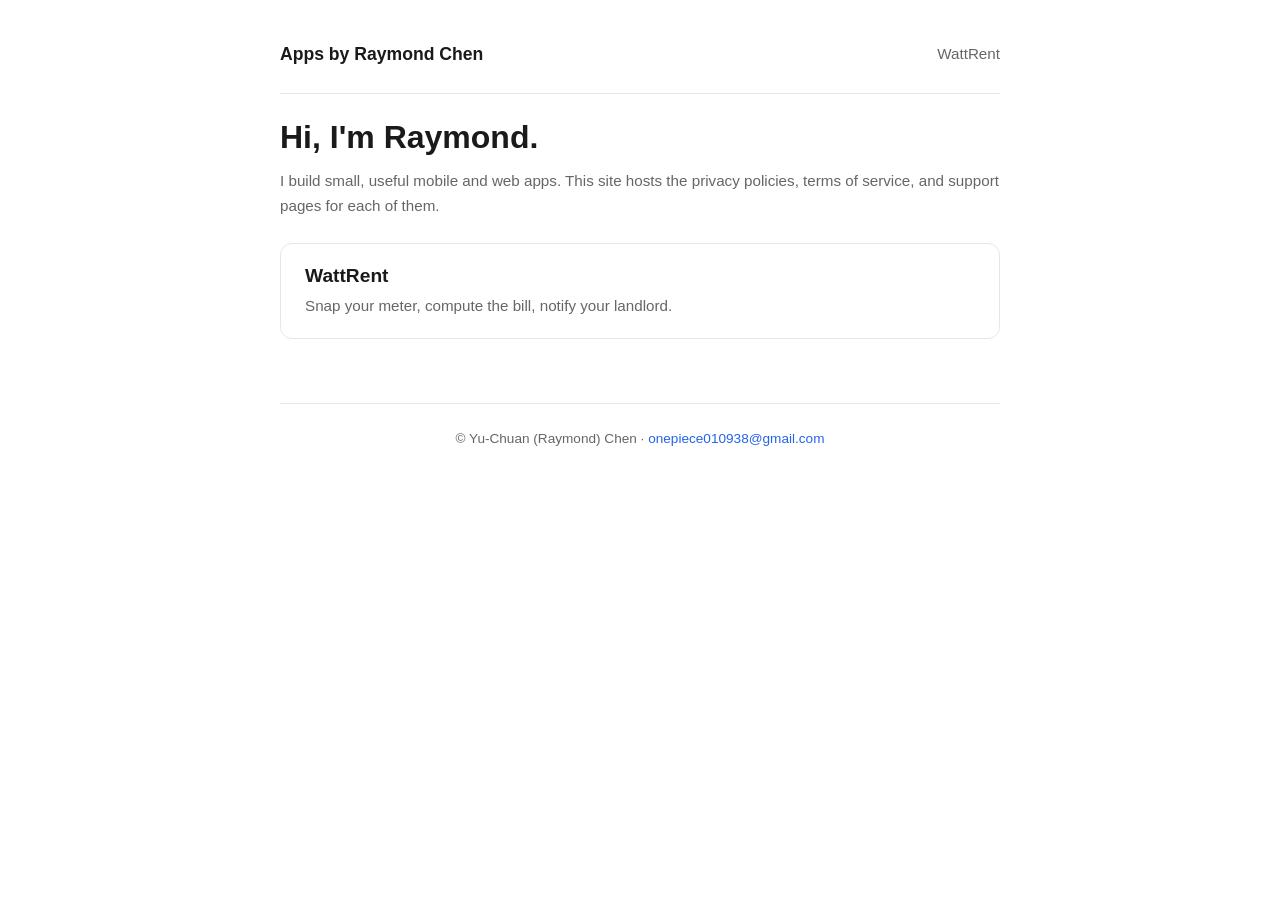
<file: index.html>
<!doctype html>
<html lang="en">
<head>
  <meta charset="utf-8" />
  <meta name="viewport" content="width=device-width, initial-scale=1" />
  <title>Apps by Raymond Chen</title>
  <meta name="description" content="Mobile and web apps by Yu-Chuan (Raymond) Chen." />
  <link rel="stylesheet" href="/assets/style.css" />
</head>
<body>
  <div class="wrap">
    <header class="site">
      <a class="brand" href="/">Apps by Raymond Chen</a>
      <nav>
        <a href="/wattrent/">WattRent</a>
      </nav>
    </header>

    <h1>Hi, I'm Raymond.</h1>
    <p class="muted">
      I build small, useful mobile and web apps. This site hosts the privacy
      policies, terms of service, and support pages for each of them.
    </p>

    <div class="app-list">
      <a class="app-card" href="/wattrent/">
        <h2>WattRent</h2>
        <p>Snap your meter, compute the bill, notify your landlord.</p>
      </a>
    </div>

    <footer class="site">
      &copy; Yu-Chuan (Raymond) Chen ·
      <a href="mailto:onepiece010938@gmail.com">onepiece010938@gmail.com</a>
    </footer>
  </div>
</body>
</html>
</file>
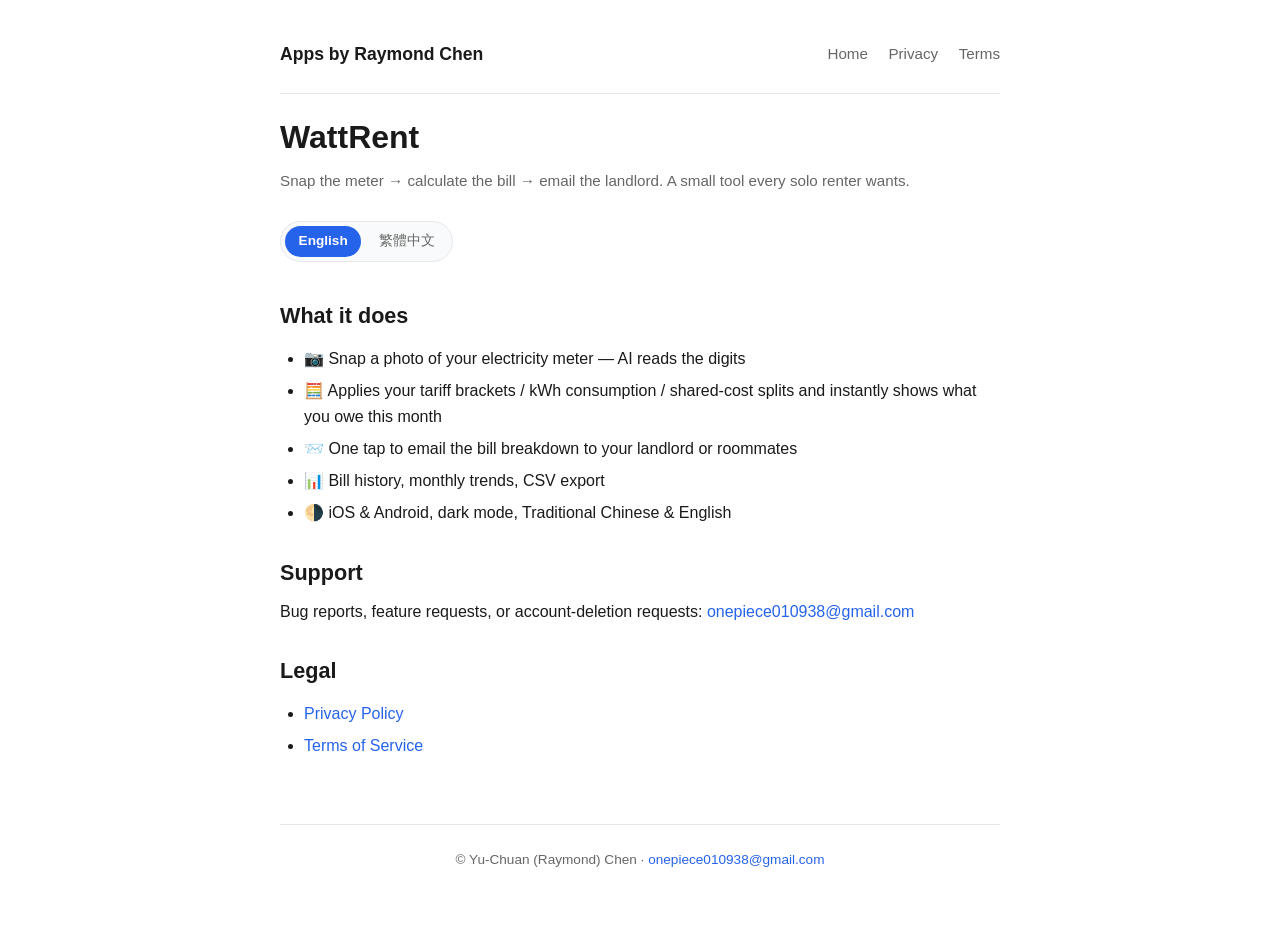
<file: wattrent/index.html>
<!doctype html>
<html lang="en">
<head>
  <meta charset="utf-8" />
  <meta name="viewport" content="width=device-width, initial-scale=1" />
  <title>WattRent — Snap the meter, split the bill</title>
  <meta name="description" content="WattRent is a small mobile app that lets renters snap their electricity meter, auto-calculate the bill, and email it to the landlord." />
  <script>
    (function () {
      try {
        var lang = localStorage.getItem('wattrent.lang') || 'en';
        var html = document.documentElement;
        html.setAttribute('data-lang', lang);
        html.setAttribute('lang', lang === 'zh-tw' ? 'zh-Hant-TW' : 'en');
      } catch (e) {}
    })();
  </script>
  <link rel="stylesheet" href="/assets/style.css" />
</head>
<body>
  <div class="wrap">
    <header class="site">
      <a class="brand" href="/">Apps by Raymond Chen</a>
      <nav>
        <a href="/">Home</a>
        <a href="/wattrent/privacy/">Privacy</a>
        <a href="/wattrent/terms/">Terms</a>
      </nav>
    </header>

    <h1>WattRent</h1>
    <p class="muted">Snap the meter → calculate the bill → email the landlord. A small tool every solo renter wants.</p>

    <div class="lang-switch" role="group" aria-label="Language">
      <button type="button" data-set-lang="en" class="active">English</button>
      <button type="button" data-set-lang="zh-tw">繁體中文</button>
    </div>

    <section id="zh-tw" lang="zh-Hant-TW">
      <h2>它能幹嘛</h2>
      <ul>
        <li>📷 用手機拍電表 → AI 自動讀出數字</li>
        <li>🧮 套用你設定的電費級距 / 度數 / 公共電費分攤，秒算當月該繳多少</li>
        <li>📨 一鍵把帳單明細寄給房東或室友</li>
        <li>📊 帳單歷史、月度趨勢、CSV 匯出</li>
        <li>🌗 支援 iOS / Android、深色模式、繁中 / English</li>
      </ul>

      <h2>支援</h2>
      <p>
        有 bug、想要新功能、或要刪除帳號？寫信給我：
        <a href="mailto:onepiece010938@gmail.com">onepiece010938@gmail.com</a>
      </p>

      <h2>法律</h2>
      <ul>
        <li><a href="/wattrent/privacy/">隱私權政策 Privacy Policy</a></li>
        <li><a href="/wattrent/terms/">服務條款 Terms of Service</a></li>
      </ul>
    </section>

    <section id="en" lang="en">
      <h2>What it does</h2>
      <ul>
        <li>📷 Snap a photo of your electricity meter — AI reads the digits</li>
        <li>🧮 Applies your tariff brackets / kWh consumption / shared-cost
          splits and instantly shows what you owe this month</li>
        <li>📨 One tap to email the bill breakdown to your landlord or
          roommates</li>
        <li>📊 Bill history, monthly trends, CSV export</li>
        <li>🌗 iOS &amp; Android, dark mode, Traditional Chinese &amp; English</li>
      </ul>

      <h2>Support</h2>
      <p>
        Bug reports, feature requests, or account-deletion requests:
        <a href="mailto:onepiece010938@gmail.com">onepiece010938@gmail.com</a>
      </p>

      <h2>Legal</h2>
      <ul>
        <li><a href="/wattrent/privacy/">Privacy Policy</a></li>
        <li><a href="/wattrent/terms/">Terms of Service</a></li>
      </ul>
    </section>

    <footer class="site">
      &copy; Yu-Chuan (Raymond) Chen ·
      <a href="mailto:onepiece010938@gmail.com">onepiece010938@gmail.com</a>
    </footer>
  </div>
  <script src="/assets/lang.js"></script>
</body>
</html>
</file>
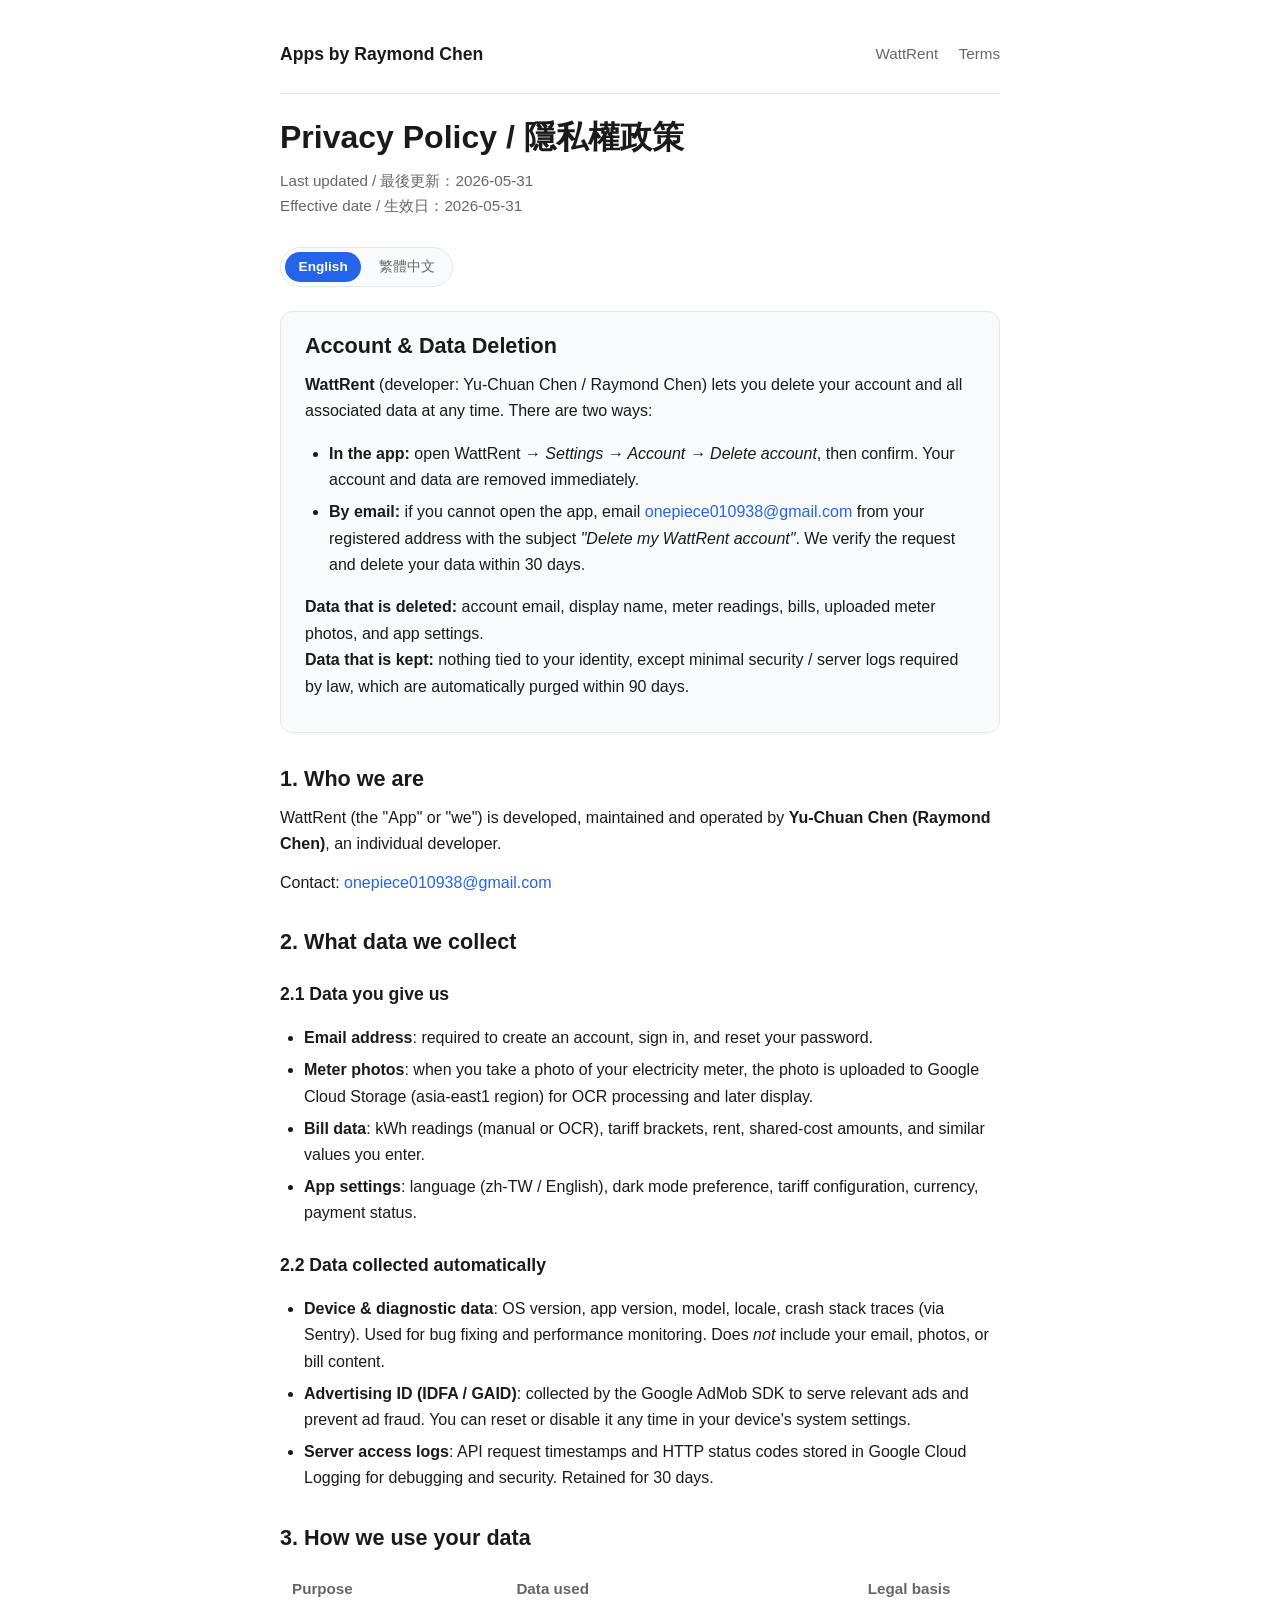
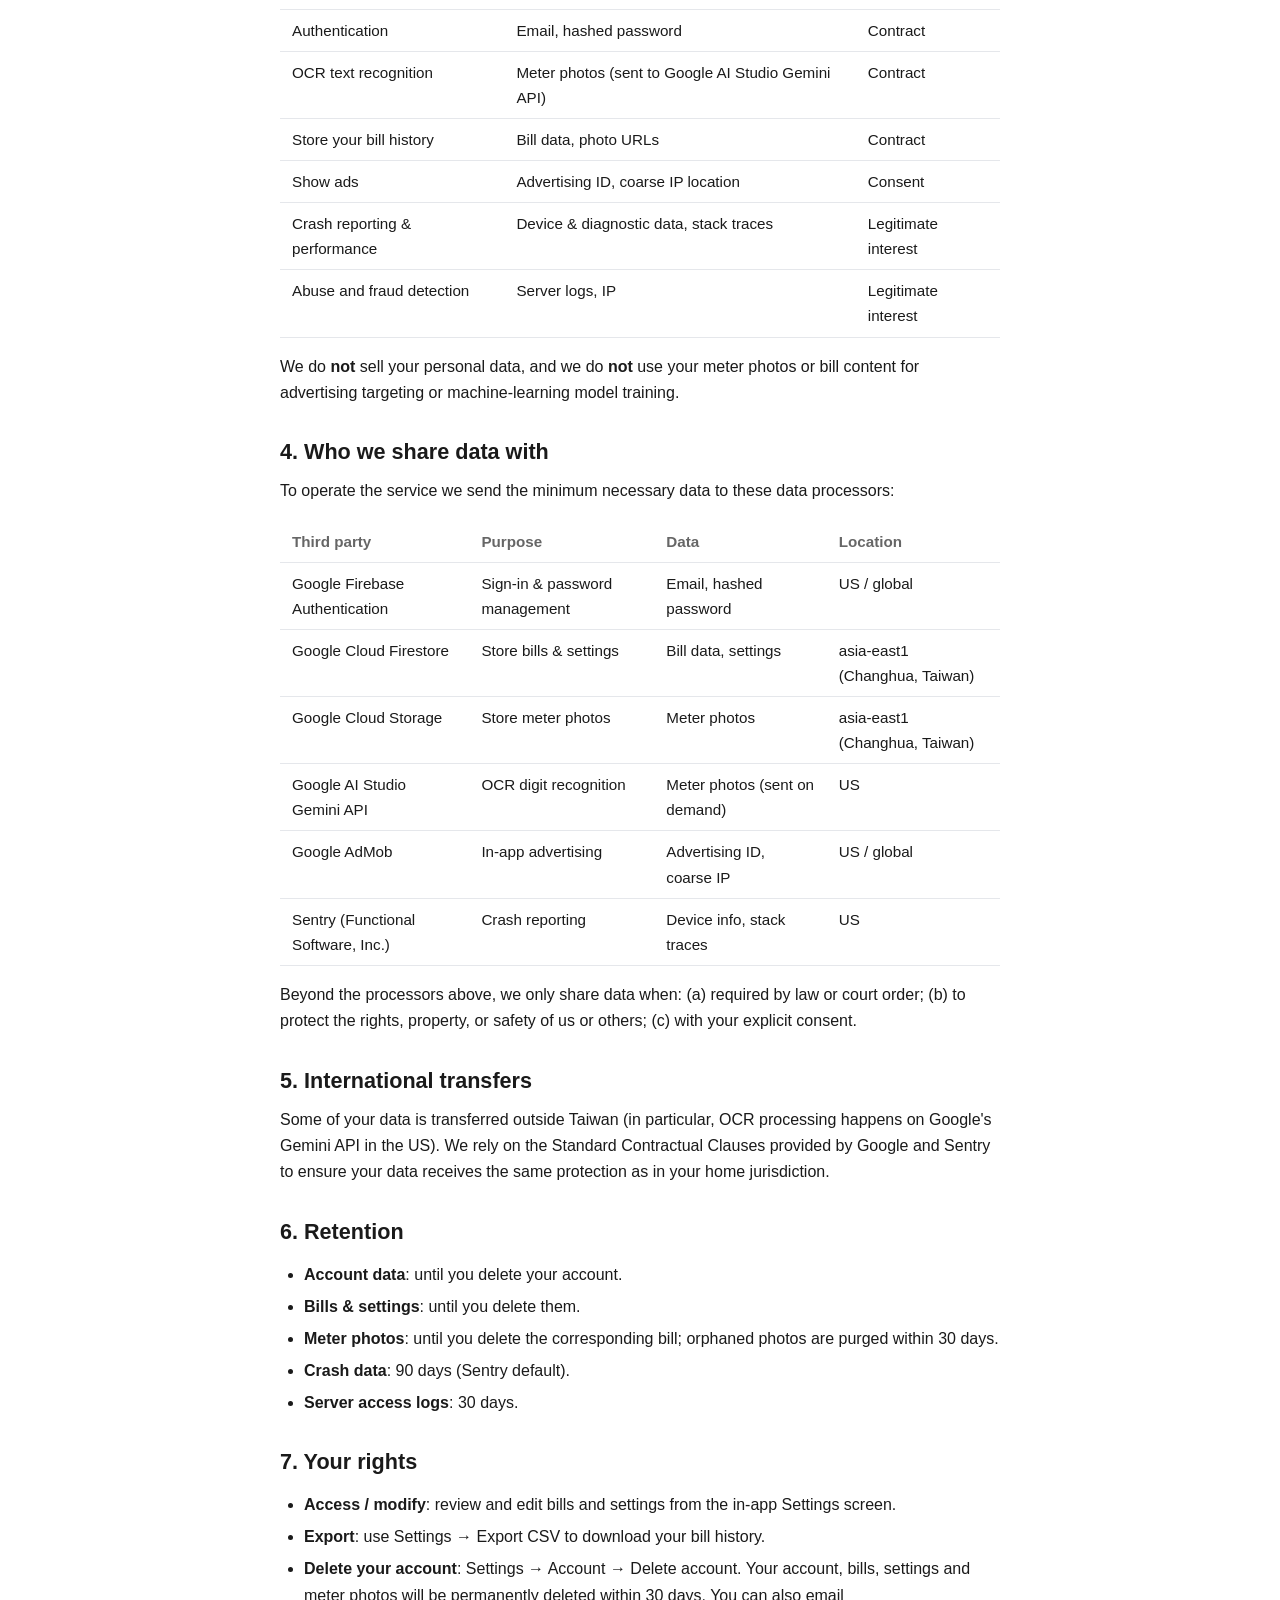
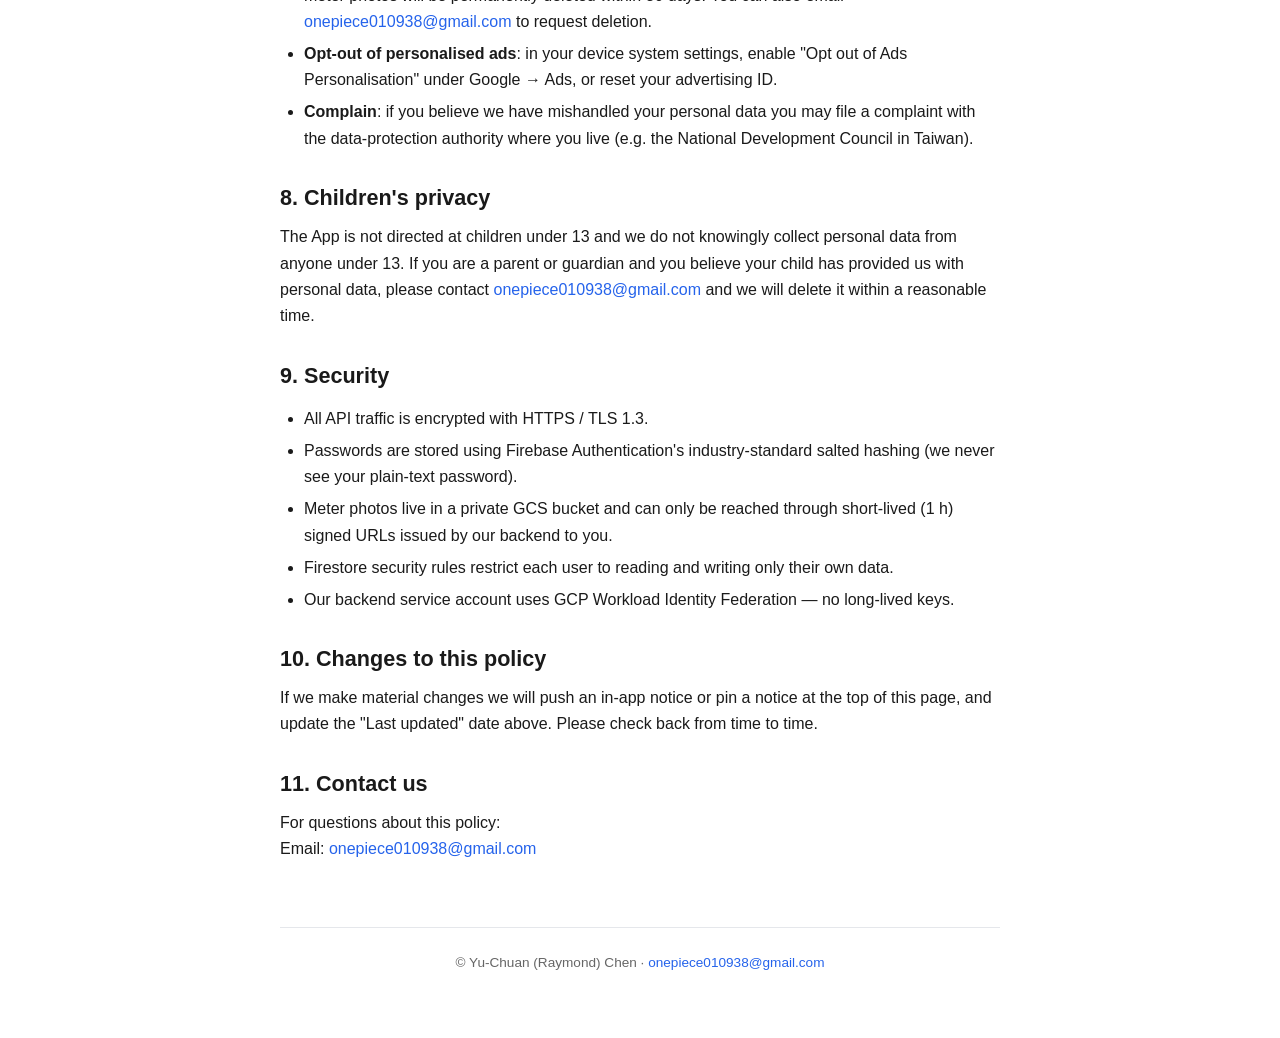
<file: wattrent/privacy/index.html>
<!doctype html>
<html lang="en">
<head>
  <meta charset="utf-8" />
  <meta name="viewport" content="width=device-width, initial-scale=1" />
  <title>WattRent — Privacy Policy 隱私權政策</title>
  <meta name="description" content="WattRent 行動應用程式的隱私權政策。WattRent mobile app privacy policy." />
  <script>
    (function () {
      try {
        var lang = localStorage.getItem('wattrent.lang') || 'en';
        var html = document.documentElement;
        html.setAttribute('data-lang', lang);
        html.setAttribute('lang', lang === 'zh-tw' ? 'zh-Hant-TW' : 'en');
      } catch (e) {}
    })();
  </script>
  <link rel="stylesheet" href="/assets/style.css" />
</head>
<body>
  <div class="wrap">
    <header class="site">
      <a class="brand" href="/">Apps by Raymond Chen</a>
      <nav>
        <a href="/wattrent/">WattRent</a>
        <a href="/wattrent/terms/">Terms</a>
      </nav>
    </header>

    <h1>Privacy Policy / 隱私權政策</h1>
    <p class="muted">
      Last updated / 最後更新：2026-05-31<br />
      Effective date / 生效日：2026-05-31
    </p>

    <div class="lang-switch" role="group" aria-label="Language">
      <button type="button" data-set-lang="en" class="active">English</button>
      <button type="button" data-set-lang="zh-tw">繁體中文</button>
    </div>

    <!-- ============ Account & data deletion (anchor always present, content follows the language toggle) ============ -->
    <!-- This card sits OUTSIDE the #en / #zh-tw sections so the #delete-account
         anchor always resolves. Its two <div lang="..."> halves follow the same
         language toggle as the rest of the page (see the #delete-account rules in
         assets/style.css). The URL
         https://onepiece010938.github.io/wattrent/privacy/#delete-account is the
         one submitted to the Google Play Data safety form. -->
    <section class="card" id="delete-account">
      <div lang="en">
        <h2 style="margin-top:0">Account &amp; Data Deletion</h2>
        <p>
          <strong>WattRent</strong> (developer: Yu-Chuan Chen / Raymond Chen) lets you delete
          your account and all associated data at any time. There are two ways:
        </p>
        <ul>
          <li>
            <strong>In the app:</strong> open WattRent → <em>Settings → Account → Delete account</em>,
            then confirm. Your account and data are removed immediately.
          </li>
          <li>
            <strong>By email:</strong> if you cannot open the app, email
            <a href="mailto:onepiece010938@gmail.com">onepiece010938@gmail.com</a> from your
            registered address with the subject <em>"Delete my WattRent account"</em>. We verify
            the request and delete your data within 30 days.
          </li>
        </ul>
        <p>
          <strong>Data that is deleted:</strong> account email, display name, meter readings,
          bills, uploaded meter photos, and app settings.<br />
          <strong>Data that is kept:</strong> nothing tied to your identity, except minimal
          security / server logs required by law, which are automatically purged within 90 days.
        </p>
      </div>

      <div lang="zh-Hant-TW">
        <h2 style="margin-top:0">帳號與資料刪除</h2>
        <p>
          <strong>WattRent（電費快拍，開發者：Yu-Chuan Chen / Raymond Chen）</strong>
          提供隨時刪除帳號與所有相關資料的方式，共有兩種：
        </p>
        <ul>
          <li>
            <strong>App 內刪除：</strong>開啟 WattRent →<em>「設定 → 帳號 → 刪除帳號」</em>，
            確認後即立即刪除您的帳號與資料。
          </li>
          <li>
            <strong>以 Email 申請：</strong>若無法開啟 App，請用您註冊的信箱寄信到
            <a href="mailto:onepiece010938@gmail.com">onepiece010938@gmail.com</a>，
            主旨填<em>「刪除我的 WattRent 帳號」</em>。我們確認後會在 30 天內刪除您的資料。
          </li>
        </ul>
        <p>
          <strong>會刪除的資料：</strong>帳號 Email、顯示名稱、電表度數、帳單紀錄、
          已上傳的電表照片、App 設定。<br />
          <strong>會保留的資料：</strong>除法律要求的最少量安全 / 伺服器日誌（90 天內自動清除）外，
          不保留任何可識別您的資料。
        </p>
      </div>
    </section>

    <!-- =================== 繁體中文 =================== -->
    <section id="zh-tw" lang="zh-Hant-TW">
      <h2>1. 我們是誰</h2>
      <p>
        WattRent（以下簡稱「本應用程式」或「我們」）由
        <strong>Yu-Chuan Chen（Raymond Chen）</strong>
        個人開發者所開發、維護及提供服務。
      </p>
      <p>
        聯絡信箱：
        <a href="mailto:onepiece010938@gmail.com">onepiece010938@gmail.com</a>
      </p>

      <h2>2. 我們蒐集哪些資料</h2>
      <p>使用本應用程式時，我們會蒐集以下資料：</p>

      <h3>2.1 您主動提供的資料</h3>
      <ul>
        <li><strong>電子郵件位址</strong>：建立帳號、登入及密碼重設時必須提供。</li>
        <li>
          <strong>電表照片</strong>：當您拍攝電表照片時，照片會上傳到 Google Cloud
          Storage（亞洲東部 asia-east1 區域）以利文字辨識（OCR）與後續顯示。
        </li>
        <li>
          <strong>帳單資料</strong>：您手動輸入或由 OCR 產生的度數、電費級距、租金、
          公共電費分攤金額等。
        </li>
        <li>
          <strong>應用程式設定</strong>：語言（繁中 / English）、深色模式偏好、
          電費級距設定、貨幣、付款狀態等。
        </li>
      </ul>

      <h3>2.2 自動蒐集的資料</h3>
      <ul>
        <li>
          <strong>裝置與診斷資料</strong>：作業系統版本、App 版本、機型、語系、
          當機堆疊（透過 Sentry 蒐集），用於修 bug 及效能監控。
          <em>不</em> 包含您的 email、照片或帳單內容。
        </li>
        <li>
          <strong>廣告識別碼 (Advertising ID / IDFA)</strong>：由 Google AdMob SDK
          蒐集，用於投放與您可能相關的廣告及防止廣告詐騙。您可隨時在系統設定中重設或
          停用此識別碼。
        </li>
        <li>
          <strong>使用紀錄</strong>：API 請求時間、HTTP 狀態碼，存於後端伺服器日誌
          （Google Cloud Logging），用於除錯與安全分析。預設保留 30 天。
        </li>
      </ul>

      <h2>3. 我們如何使用這些資料</h2>
      <table>
        <thead>
          <tr><th>目的</th><th>使用的資料</th><th>法律基礎</th></tr>
        </thead>
        <tbody>
          <tr>
            <td>帳號身分驗證</td>
            <td>Email、密碼雜湊</td>
            <td>履行契約</td>
          </tr>
          <tr>
            <td>OCR 文字辨識</td>
            <td>電表照片（傳送至 Google AI Studio Gemini API 處理）</td>
            <td>履行契約</td>
          </tr>
          <tr>
            <td>儲存您的帳單歷史</td>
            <td>帳單資料、照片網址</td>
            <td>履行契約</td>
          </tr>
          <tr>
            <td>顯示廣告</td>
            <td>廣告識別碼、IP 概略位置</td>
            <td>同意（您可在系統設定中重設或停用廣告 ID）</td>
          </tr>
          <tr>
            <td>當機回報與效能監控</td>
            <td>裝置與診斷資料、堆疊追蹤</td>
            <td>合法利益（維護服務穩定性）</td>
          </tr>
          <tr>
            <td>濫用偵測與防詐</td>
            <td>使用紀錄、IP</td>
            <td>合法利益</td>
          </tr>
        </tbody>
      </table>

      <p>
        我們<strong>不會</strong>將您的個人資料賣給第三方，也<strong>不會</strong>
        將您的電表照片或帳單內容用於廣告投放或機器學習模型訓練。
      </p>

      <h2>4. 我們將資料分享給誰</h2>
      <p>
        為了讓服務運作，我們會將必要的資料傳送給以下「資料處理者」：
      </p>
      <table>
        <thead><tr><th>第三方</th><th>用途</th><th>資料</th><th>所在地</th></tr></thead>
        <tbody>
          <tr>
            <td>Google Firebase Authentication</td>
            <td>登入與密碼管理</td>
            <td>Email、密碼雜湊</td>
            <td>美國 / 全球</td>
          </tr>
          <tr>
            <td>Google Cloud Firestore</td>
            <td>儲存帳單與設定</td>
            <td>帳單資料、設定</td>
            <td>asia-east1（台灣彰化）</td>
          </tr>
          <tr>
            <td>Google Cloud Storage</td>
            <td>儲存電表照片</td>
            <td>電表照片</td>
            <td>asia-east1（台灣彰化）</td>
          </tr>
          <tr>
            <td>Google AI Studio Gemini API</td>
            <td>OCR 數字辨識</td>
            <td>電表照片（每次請求即時傳送）</td>
            <td>美國</td>
          </tr>
          <tr>
            <td>Google AdMob</td>
            <td>App 內廣告投放</td>
            <td>廣告 ID、IP 概略位置</td>
            <td>美國 / 全球</td>
          </tr>
          <tr>
            <td>Sentry（Functional Software, Inc.）</td>
            <td>當機回報</td>
            <td>裝置資訊、堆疊追蹤</td>
            <td>美國</td>
          </tr>
        </tbody>
      </table>
      <p>
        除上述處理者外，我們僅在以下情況分享資料：（a）法律或司法機關要求；
        （b）保護我們或他人的權利、財產、安全；（c）取得您的明確同意。
      </p>

      <h2>5. 國際資料傳輸</h2>
      <p>
        您的部分資料可能會被傳輸至台灣以外的伺服器（特別是 OCR 處理會送到 Google
        位於美國的 Gemini API）。我們依靠 Google 與 Sentry 提供的標準合約條款
        (Standard Contractual Clauses) 確保資料保護水準與您所在地區一致。
      </p>

      <h2>6. 資料保留期限</h2>
      <ul>
        <li><strong>帳號資料</strong>：保留至您刪除帳號為止。</li>
        <li><strong>帳單與設定</strong>：保留至您刪除為止。</li>
        <li>
          <strong>電表照片</strong>：保留至您刪除對應帳單為止；若帳單刪除，照片
          會在 30 天內自動清除。
        </li>
        <li><strong>當機紀錄</strong>：Sentry 預設保留 90 天。</li>
        <li><strong>伺服器存取日誌</strong>：保留 30 天。</li>
      </ul>

      <h2>7. 您的權利</h2>
      <p>您可隨時：</p>
      <ul>
        <li>
          <strong>檢視 / 修改</strong>：在 App 內的「設定」頁面查看與修改帳單、設定。
        </li>
        <li>
          <strong>匯出</strong>：使用「設定 → 匯出 CSV」匯出您的帳單歷史。
        </li>
        <li>
          <strong>刪除帳號</strong>：在 App 內的「設定 → 帳號 → 刪除帳號」，
          您的帳號、帳單、設定與所有電表照片將在 30 天內永久刪除。
          您也可以寄信到
          <a href="mailto:onepiece010938@gmail.com">onepiece010938@gmail.com</a>
          要求刪除。
        </li>
        <li>
          <strong>停用廣告個人化</strong>：在系統設定 → Google → 廣告 → 開啟「停用廣告個人化」，
          或重設廣告 ID。
        </li>
        <li>
          <strong>申訴</strong>：若您認為我們處理您的個資不當，可向您所在地的個資
          主管機關（例如台灣的「國家發展委員會 個資業務」）提出申訴。
        </li>
      </ul>

      <h2>8. 兒童隱私</h2>
      <p>
        本應用程式不針對 13 歲以下兒童設計，我們不會故意蒐集 13 歲以下兒童的個人資料。
        若您是兒童的家長或監護人並認為您的孩子提供了個人資料給我們，請聯絡
        <a href="mailto:onepiece010938@gmail.com">onepiece010938@gmail.com</a>
        ，我們會在合理時間內刪除。
      </p>

      <h2>9. 資料安全</h2>
      <p>我們採取以下措施保護您的資料：</p>
      <ul>
        <li>所有 API 通訊使用 HTTPS / TLS 1.3 加密</li>
        <li>密碼以 Firebase Authentication 業界標準加鹽雜湊保存（我們無法看到您的明碼密碼）</li>
        <li>電表照片儲存於私有 GCS Bucket，僅能透過後端發給您本人短效（1 小時）的簽章 URL 存取</li>
        <li>Firestore 規則嚴格限制使用者只能讀寫自己的資料</li>
        <li>後端服務帳戶採用 GCP Workload Identity Federation，沒有長期金鑰</li>
      </ul>

      <h2>10. 政策變更</h2>
      <p>
        若本政策有重大變更，我們會在 App 內推送通知或在此頁面置頂顯示，並更新本頁面
        最上方的「最後更新」日期。建議您不定期回來查看本政策。
      </p>

      <h2>11. 聯絡我們</h2>
      <p>
        如對本政策有任何疑問：<br />
        Email: <a href="mailto:onepiece010938@gmail.com">onepiece010938@gmail.com</a>
      </p>
    </section>

    <!-- =================== English =================== -->
    <section id="en" lang="en">
      <h2>1. Who we are</h2>
      <p>
        WattRent (the "App" or "we") is developed, maintained and operated by
        <strong>Yu-Chuan Chen (Raymond Chen)</strong>, an individual developer.
      </p>
      <p>
        Contact:
        <a href="mailto:onepiece010938@gmail.com">onepiece010938@gmail.com</a>
      </p>

      <h2>2. What data we collect</h2>

      <h3>2.1 Data you give us</h3>
      <ul>
        <li><strong>Email address</strong>: required to create an account, sign in, and reset your password.</li>
        <li>
          <strong>Meter photos</strong>: when you take a photo of your electricity
          meter, the photo is uploaded to Google Cloud Storage (asia-east1 region) for
          OCR processing and later display.
        </li>
        <li>
          <strong>Bill data</strong>: kWh readings (manual or OCR), tariff brackets, rent,
          shared-cost amounts, and similar values you enter.
        </li>
        <li>
          <strong>App settings</strong>: language (zh-TW / English), dark mode
          preference, tariff configuration, currency, payment status.
        </li>
      </ul>

      <h3>2.2 Data collected automatically</h3>
      <ul>
        <li>
          <strong>Device &amp; diagnostic data</strong>: OS version, app version, model,
          locale, crash stack traces (via Sentry). Used for bug fixing and performance
          monitoring. Does <em>not</em> include your email, photos, or bill content.
        </li>
        <li>
          <strong>Advertising ID (IDFA / GAID)</strong>: collected by the Google AdMob SDK
          to serve relevant ads and prevent ad fraud. You can reset or disable it any time
          in your device's system settings.
        </li>
        <li>
          <strong>Server access logs</strong>: API request timestamps and HTTP status codes
          stored in Google Cloud Logging for debugging and security. Retained for 30 days.
        </li>
      </ul>

      <h2>3. How we use your data</h2>
      <table>
        <thead><tr><th>Purpose</th><th>Data used</th><th>Legal basis</th></tr></thead>
        <tbody>
          <tr><td>Authentication</td><td>Email, hashed password</td><td>Contract</td></tr>
          <tr><td>OCR text recognition</td><td>Meter photos (sent to Google AI Studio Gemini API)</td><td>Contract</td></tr>
          <tr><td>Store your bill history</td><td>Bill data, photo URLs</td><td>Contract</td></tr>
          <tr><td>Show ads</td><td>Advertising ID, coarse IP location</td><td>Consent</td></tr>
          <tr><td>Crash reporting &amp; performance</td><td>Device &amp; diagnostic data, stack traces</td><td>Legitimate interest</td></tr>
          <tr><td>Abuse and fraud detection</td><td>Server logs, IP</td><td>Legitimate interest</td></tr>
        </tbody>
      </table>

      <p>
        We do <strong>not</strong> sell your personal data, and we do
        <strong>not</strong> use your meter photos or bill content for
        advertising targeting or machine-learning model training.
      </p>

      <h2>4. Who we share data with</h2>
      <p>To operate the service we send the minimum necessary data to these data processors:</p>
      <table>
        <thead><tr><th>Third party</th><th>Purpose</th><th>Data</th><th>Location</th></tr></thead>
        <tbody>
          <tr><td>Google Firebase Authentication</td><td>Sign-in &amp; password management</td><td>Email, hashed password</td><td>US / global</td></tr>
          <tr><td>Google Cloud Firestore</td><td>Store bills &amp; settings</td><td>Bill data, settings</td><td>asia-east1 (Changhua, Taiwan)</td></tr>
          <tr><td>Google Cloud Storage</td><td>Store meter photos</td><td>Meter photos</td><td>asia-east1 (Changhua, Taiwan)</td></tr>
          <tr><td>Google AI Studio Gemini API</td><td>OCR digit recognition</td><td>Meter photos (sent on demand)</td><td>US</td></tr>
          <tr><td>Google AdMob</td><td>In-app advertising</td><td>Advertising ID, coarse IP</td><td>US / global</td></tr>
          <tr><td>Sentry (Functional Software, Inc.)</td><td>Crash reporting</td><td>Device info, stack traces</td><td>US</td></tr>
        </tbody>
      </table>
      <p>
        Beyond the processors above, we only share data when: (a) required by law
        or court order; (b) to protect the rights, property, or safety of us or
        others; (c) with your explicit consent.
      </p>

      <h2>5. International transfers</h2>
      <p>
        Some of your data is transferred outside Taiwan (in particular, OCR
        processing happens on Google's Gemini API in the US). We rely on the
        Standard Contractual Clauses provided by Google and Sentry to ensure your
        data receives the same protection as in your home jurisdiction.
      </p>

      <h2>6. Retention</h2>
      <ul>
        <li><strong>Account data</strong>: until you delete your account.</li>
        <li><strong>Bills &amp; settings</strong>: until you delete them.</li>
        <li><strong>Meter photos</strong>: until you delete the corresponding bill; orphaned photos are purged within 30 days.</li>
        <li><strong>Crash data</strong>: 90 days (Sentry default).</li>
        <li><strong>Server access logs</strong>: 30 days.</li>
      </ul>

      <h2>7. Your rights</h2>
      <ul>
        <li><strong>Access / modify</strong>: review and edit bills and settings from the in-app Settings screen.</li>
        <li><strong>Export</strong>: use Settings → Export CSV to download your bill history.</li>
        <li>
          <strong>Delete your account</strong>: Settings → Account → Delete account.
          Your account, bills, settings and meter photos will be permanently deleted
          within 30 days. You can also email
          <a href="mailto:onepiece010938@gmail.com">onepiece010938@gmail.com</a>
          to request deletion.
        </li>
        <li>
          <strong>Opt-out of personalised ads</strong>: in your device system settings,
          enable "Opt out of Ads Personalisation" under Google → Ads, or reset your
          advertising ID.
        </li>
        <li>
          <strong>Complain</strong>: if you believe we have mishandled your personal data
          you may file a complaint with the data-protection authority where you live
          (e.g. the National Development Council in Taiwan).
        </li>
      </ul>

      <h2>8. Children's privacy</h2>
      <p>
        The App is not directed at children under 13 and we do not knowingly collect
        personal data from anyone under 13. If you are a parent or guardian and you
        believe your child has provided us with personal data, please contact
        <a href="mailto:onepiece010938@gmail.com">onepiece010938@gmail.com</a>
        and we will delete it within a reasonable time.
      </p>

      <h2>9. Security</h2>
      <ul>
        <li>All API traffic is encrypted with HTTPS / TLS 1.3.</li>
        <li>Passwords are stored using Firebase Authentication's industry-standard salted hashing (we never see your plain-text password).</li>
        <li>Meter photos live in a private GCS bucket and can only be reached through short-lived (1 h) signed URLs issued by our backend to you.</li>
        <li>Firestore security rules restrict each user to reading and writing only their own data.</li>
        <li>Our backend service account uses GCP Workload Identity Federation — no long-lived keys.</li>
      </ul>

      <h2>10. Changes to this policy</h2>
      <p>
        If we make material changes we will push an in-app notice or pin a notice
        at the top of this page, and update the "Last updated" date above. Please
        check back from time to time.
      </p>

      <h2>11. Contact us</h2>
      <p>
        For questions about this policy:<br />
        Email: <a href="mailto:onepiece010938@gmail.com">onepiece010938@gmail.com</a>
      </p>
    </section>

    <footer class="site">
      &copy; Yu-Chuan (Raymond) Chen ·
      <a href="mailto:onepiece010938@gmail.com">onepiece010938@gmail.com</a>
    </footer>
  </div>
  <script src="/assets/lang.js"></script>
</body>
</html>
</file>
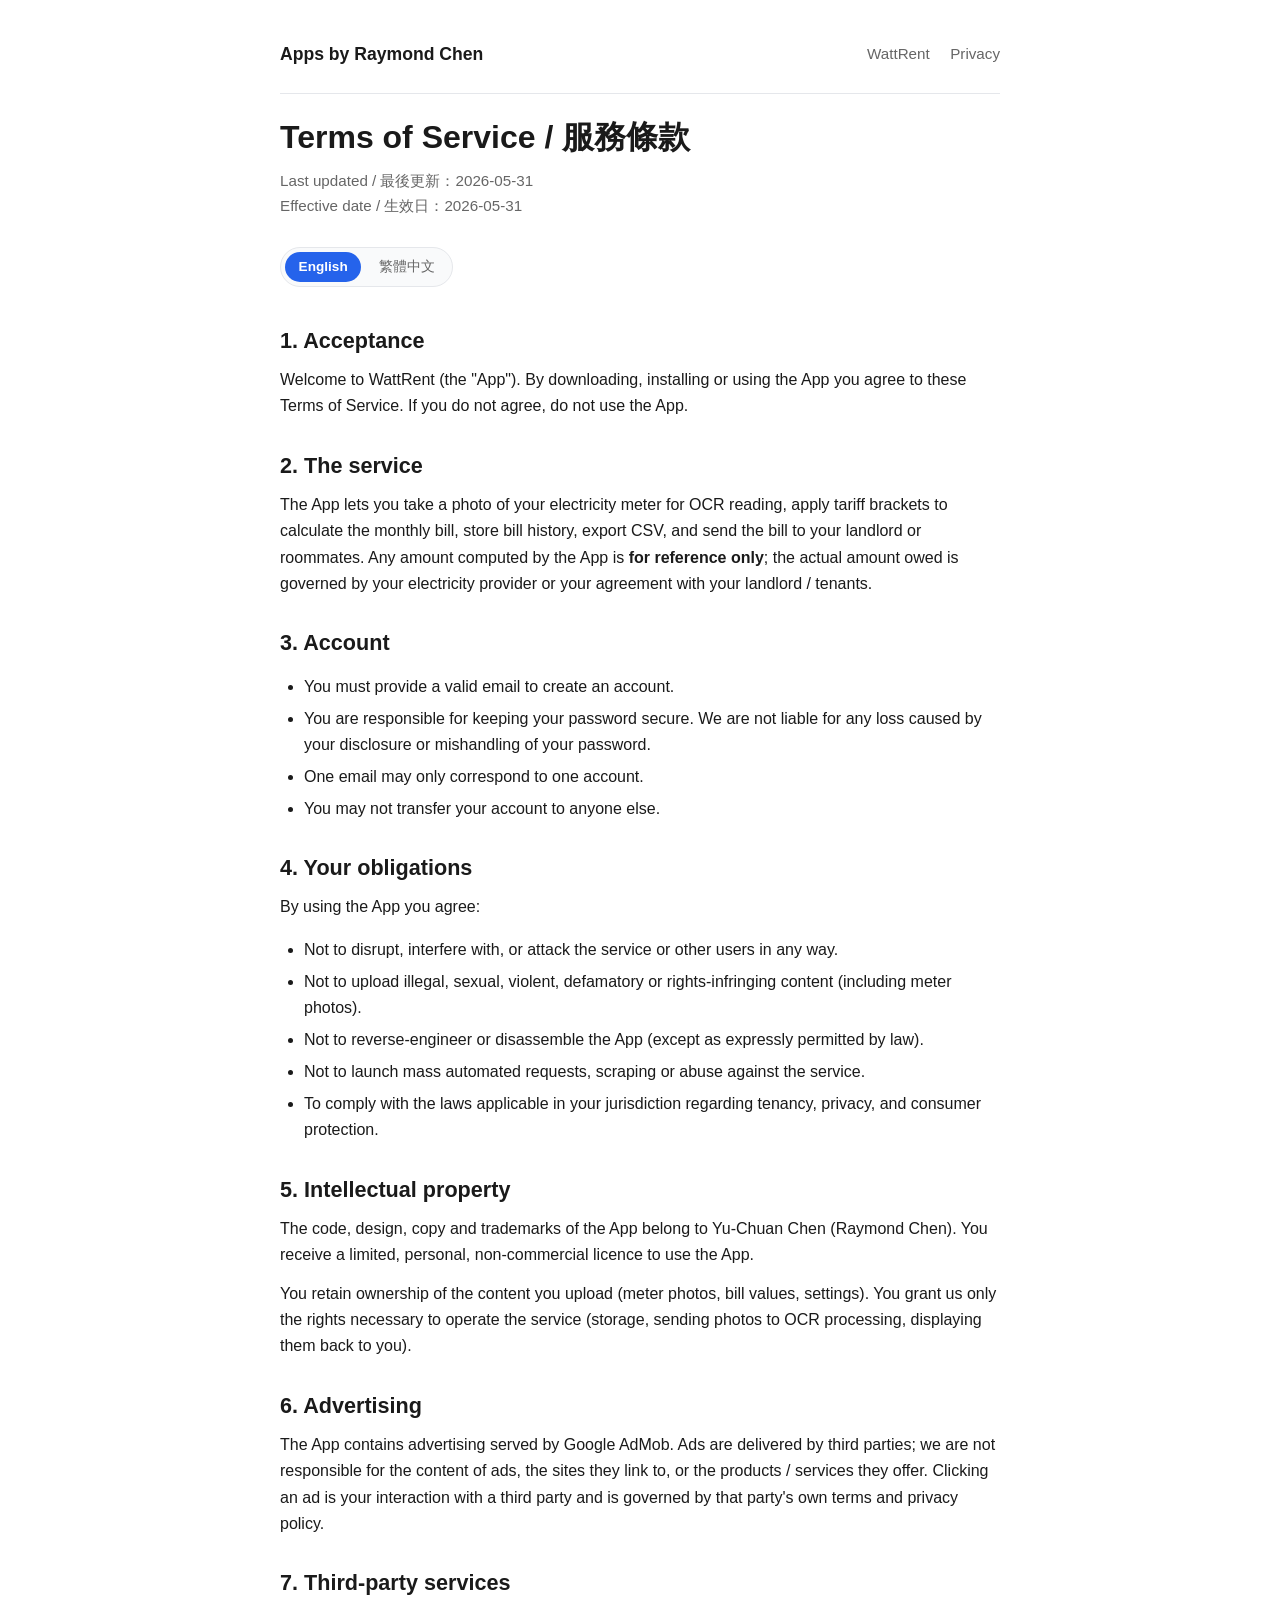
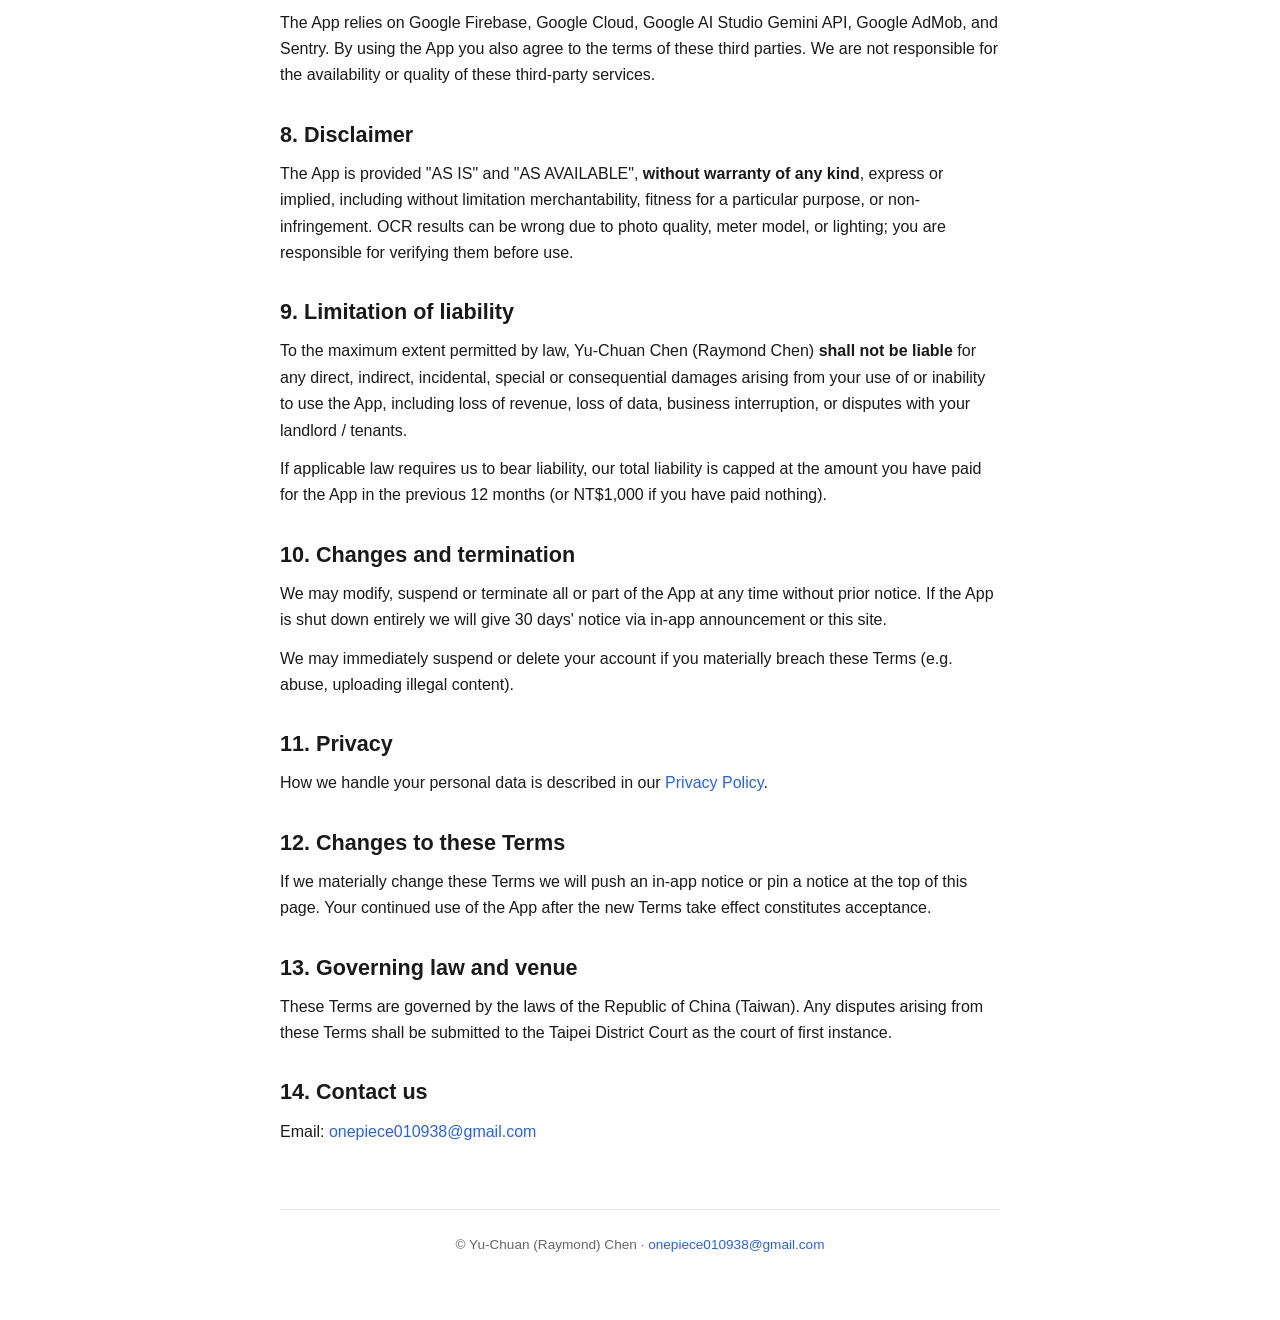
<file: wattrent/terms/index.html>
<!doctype html>
<html lang="en">
<head>
  <meta charset="utf-8" />
  <meta name="viewport" content="width=device-width, initial-scale=1" />
  <title>WattRent — Terms of Service 服務條款</title>
  <meta name="description" content="WattRent mobile app terms of service. WattRent 行動應用程式的服務條款。" />
  <script>
    (function () {
      try {
        var lang = localStorage.getItem('wattrent.lang') || 'en';
        var html = document.documentElement;
        html.setAttribute('data-lang', lang);
        html.setAttribute('lang', lang === 'zh-tw' ? 'zh-Hant-TW' : 'en');
      } catch (e) {}
    })();
  </script>
  <link rel="stylesheet" href="/assets/style.css" />
</head>
<body>
  <div class="wrap">
    <header class="site">
      <a class="brand" href="/">Apps by Raymond Chen</a>
      <nav>
        <a href="/wattrent/">WattRent</a>
        <a href="/wattrent/privacy/">Privacy</a>
      </nav>
    </header>

    <h1>Terms of Service / 服務條款</h1>
    <p class="muted">
      Last updated / 最後更新：2026-05-31<br />
      Effective date / 生效日：2026-05-31
    </p>

    <div class="lang-switch" role="group" aria-label="Language">
      <button type="button" data-set-lang="en" class="active">English</button>
      <button type="button" data-set-lang="zh-tw">繁體中文</button>
    </div>

    <!-- =================== 繁體中文 =================== -->
    <section id="zh-tw" lang="zh-Hant-TW">
      <h2>1. 同意</h2>
      <p>
        歡迎使用 WattRent（以下稱「本應用程式」）。下載、安裝或使用本應用程式即表示您同意本服務條款。
        若您不同意，請勿使用本應用程式。
      </p>

      <h2>2. 服務說明</h2>
      <p>
        本應用程式提供以下功能：拍攝電表照片進行 OCR 讀數、套用電費級距計算當月電費、
        儲存帳單歷史、匯出 CSV、寄送帳單給房東或室友。本應用程式提供的計算結果<strong>僅供
        參考</strong>，實際應繳金額以電力公司或您與房東/房客間的協議為準。
      </p>

      <h2>3. 帳號</h2>
      <ul>
        <li>您須提供有效的 email 才能建立帳號。</li>
        <li>您須妥善保管密碼。因您洩漏密碼或保管不當造成的損失，我們不負責。</li>
        <li>單一 email 只能對應一個帳號。</li>
        <li>您不得轉讓您的帳號給他人使用。</li>
      </ul>

      <h2>4. 您的義務</h2>
      <p>使用本應用程式時，您同意：</p>
      <ul>
        <li>不透過任何方式破壞、干擾本服務或其他使用者。</li>
        <li>不上傳含有違法、色情、暴力、毀謗、侵犯他人權利的內容（包含電表照片）。</li>
        <li>不嘗試逆向工程、反組譯本應用程式（除法律明示允許者外）。</li>
        <li>不對本服務發動大規模自動化請求、爬蟲或濫用。</li>
        <li>遵守您所在地區關於房屋租賃、個資保護與消費者保護的法律。</li>
      </ul>

      <h2>5. 智慧財產權</h2>
      <p>
        本應用程式的程式碼、設計、文字、商標等智慧財產權歸 Yu-Chuan Chen（Raymond Chen）所有。
        您僅取得個人、非商業使用的有限授權。
      </p>
      <p>
        您上傳的內容（電表照片、帳單數值、設定等）的所有權仍屬於您，但您授予我們為了
        提供服務所需的範圍內（儲存、傳送至 OCR 處理、顯示給您本人等）使用該等內容的權利。
      </p>

      <h2>6. 廣告</h2>
      <p>
        本應用程式包含由 Google AdMob 提供的廣告。廣告由第三方供應商投放，我們不對廣告
        內容、廣告連結到的網站或其產品/服務負責。您點擊廣告即視為與該第三方互動，
        受該第三方的條款與隱私政策規範。
      </p>

      <h2>7. 第三方服務</h2>
      <p>
        本應用程式使用 Google Firebase、Google Cloud、Google AI Studio Gemini API、Google
        AdMob、Sentry 等第三方服務。使用本應用程式即表示您同時受這些第三方的條款約束。
        我們不對這些第三方服務的可用性或品質負責。
      </p>

      <h2>8. 免責聲明</h2>
      <p>
        本應用程式以「現狀」（"AS IS"）提供，<strong>不提供任何明示或默示的擔保</strong>，
        包括但不限於可商品性、特定用途的適用性、無侵權。OCR 辨識結果可能因照片清晰度、
        電表型號、光線等因素而有誤差，您有責任在使用前核對。
      </p>

      <h2>9. 責任限制</h2>
      <p>
        在法律允許的最大範圍內，Yu-Chuan Chen（Raymond Chen）對於因使用或無法使用本應用
        程式所造成的任何直接、間接、附隨、特殊、衍生性損害<strong>不負責任</strong>，包括
        但不限於收益損失、資料遺失、業務中斷、與房東/房客之間的爭議。
      </p>
      <p>
        若法律強制規定我們須負某些責任，我們的總責任金額上限為您過去 12 個月內為本應用
        程式所支付的金額（若您未付費，則上限為新台幣 1,000 元）。
      </p>

      <h2>10. 服務變更與終止</h2>
      <p>
        我們可能隨時修改、暫停或終止本應用程式的全部或部分功能，恕不另行通知。
        若本應用程式整體停止服務，我們會在 30 天前透過 App 內通知或本網站公告告知。
      </p>
      <p>
        若您嚴重違反本條款（例如濫用、上傳違法內容），我們可立即停權或刪除您的帳號。
      </p>

      <h2>11. 隱私權</h2>
      <p>
        我們如何處理您的個資請參閱
        <a href="/wattrent/privacy/">隱私權政策</a>。
      </p>

      <h2>12. 條款變更</h2>
      <p>
        若本條款有重大變更，我們會在 App 內推送通知或在本頁面置頂顯示。重大變更生效後您
        繼續使用本應用程式，即視為同意新條款。
      </p>

      <h2>13. 準據法與管轄</h2>
      <p>
        本條款以中華民國（台灣）法律為準據法。因本條款發生的爭議，雙方同意以台灣台北
        地方法院為第一審管轄法院。
      </p>

      <h2>14. 聯絡我們</h2>
      <p>
        Email:
        <a href="mailto:onepiece010938@gmail.com">onepiece010938@gmail.com</a>
      </p>
    </section>

    <!-- =================== English =================== -->
    <section id="en" lang="en">
      <h2>1. Acceptance</h2>
      <p>
        Welcome to WattRent (the "App"). By downloading, installing or using the App you
        agree to these Terms of Service. If you do not agree, do not use the App.
      </p>

      <h2>2. The service</h2>
      <p>
        The App lets you take a photo of your electricity meter for OCR reading, apply
        tariff brackets to calculate the monthly bill, store bill history, export CSV,
        and send the bill to your landlord or roommates. Any amount computed by the App
        is <strong>for reference only</strong>; the actual amount owed is governed by your
        electricity provider or your agreement with your landlord / tenants.
      </p>

      <h2>3. Account</h2>
      <ul>
        <li>You must provide a valid email to create an account.</li>
        <li>You are responsible for keeping your password secure. We are not liable for any loss caused by your disclosure or mishandling of your password.</li>
        <li>One email may only correspond to one account.</li>
        <li>You may not transfer your account to anyone else.</li>
      </ul>

      <h2>4. Your obligations</h2>
      <p>By using the App you agree:</p>
      <ul>
        <li>Not to disrupt, interfere with, or attack the service or other users in any way.</li>
        <li>Not to upload illegal, sexual, violent, defamatory or rights-infringing content (including meter photos).</li>
        <li>Not to reverse-engineer or disassemble the App (except as expressly permitted by law).</li>
        <li>Not to launch mass automated requests, scraping or abuse against the service.</li>
        <li>To comply with the laws applicable in your jurisdiction regarding tenancy, privacy, and consumer protection.</li>
      </ul>

      <h2>5. Intellectual property</h2>
      <p>
        The code, design, copy and trademarks of the App belong to Yu-Chuan Chen
        (Raymond Chen). You receive a limited, personal, non-commercial licence to use the App.
      </p>
      <p>
        You retain ownership of the content you upload (meter photos, bill values,
        settings). You grant us only the rights necessary to operate the service (storage,
        sending photos to OCR processing, displaying them back to you).
      </p>

      <h2>6. Advertising</h2>
      <p>
        The App contains advertising served by Google AdMob. Ads are delivered by third
        parties; we are not responsible for the content of ads, the sites they link to, or
        the products / services they offer. Clicking an ad is your interaction with a
        third party and is governed by that party's own terms and privacy policy.
      </p>

      <h2>7. Third-party services</h2>
      <p>
        The App relies on Google Firebase, Google Cloud, Google AI Studio Gemini API,
        Google AdMob, and Sentry. By using the App you also agree to the terms of these
        third parties. We are not responsible for the availability or quality of these
        third-party services.
      </p>

      <h2>8. Disclaimer</h2>
      <p>
        The App is provided "AS IS" and "AS AVAILABLE", <strong>without warranty of any
        kind</strong>, express or implied, including without limitation merchantability,
        fitness for a particular purpose, or non-infringement. OCR results can be wrong
        due to photo quality, meter model, or lighting; you are responsible for verifying
        them before use.
      </p>

      <h2>9. Limitation of liability</h2>
      <p>
        To the maximum extent permitted by law, Yu-Chuan Chen (Raymond Chen)
        <strong>shall not be liable</strong> for any direct, indirect, incidental, special
        or consequential damages arising from your use of or inability to use the App,
        including loss of revenue, loss of data, business interruption, or disputes with
        your landlord / tenants.
      </p>
      <p>
        If applicable law requires us to bear liability, our total liability is capped at
        the amount you have paid for the App in the previous 12 months (or NT$1,000 if you
        have paid nothing).
      </p>

      <h2>10. Changes and termination</h2>
      <p>
        We may modify, suspend or terminate all or part of the App at any time without
        prior notice. If the App is shut down entirely we will give 30 days' notice via
        in-app announcement or this site.
      </p>
      <p>
        We may immediately suspend or delete your account if you materially breach these
        Terms (e.g. abuse, uploading illegal content).
      </p>

      <h2>11. Privacy</h2>
      <p>
        How we handle your personal data is described in our
        <a href="/wattrent/privacy/">Privacy Policy</a>.
      </p>

      <h2>12. Changes to these Terms</h2>
      <p>
        If we materially change these Terms we will push an in-app notice or pin a notice
        at the top of this page. Your continued use of the App after the new Terms take
        effect constitutes acceptance.
      </p>

      <h2>13. Governing law and venue</h2>
      <p>
        These Terms are governed by the laws of the Republic of China (Taiwan). Any
        disputes arising from these Terms shall be submitted to the Taipei District Court
        as the court of first instance.
      </p>

      <h2>14. Contact us</h2>
      <p>
        Email:
        <a href="mailto:onepiece010938@gmail.com">onepiece010938@gmail.com</a>
      </p>
    </section>

    <footer class="site">
      &copy; Yu-Chuan (Raymond) Chen ·
      <a href="mailto:onepiece010938@gmail.com">onepiece010938@gmail.com</a>
    </footer>
  </div>
  <script src="/assets/lang.js"></script>
</body>
</html>
</file>
<file: assets/style.css>
:root {
  --fg: #1a1a1a;
  --muted: #666;
  --bg: #ffffff;
  --accent: #2563eb;
  --border: #e5e7eb;
  --card: #f9fafb;
  --max: 760px;
}

@media (prefers-color-scheme: dark) {
  :root {
    --fg: #f3f4f6;
    --muted: #9ca3af;
    --bg: #0b0f19;
    --accent: #60a5fa;
    --border: #1f2937;
    --card: #111827;
  }
}

* { box-sizing: border-box; }

html { -webkit-text-size-adjust: 100%; }

body {
  margin: 0;
  font-family: -apple-system, BlinkMacSystemFont, "Segoe UI", "PingFang TC",
    "Microsoft JhengHei", "Noto Sans TC", Roboto, Helvetica, Arial, sans-serif;
  color: var(--fg);
  background: var(--bg);
  line-height: 1.65;
  font-size: 16px;
  -webkit-font-smoothing: antialiased;
}

.wrap {
  max-width: var(--max);
  margin: 0 auto;
  padding: 2.5rem 1.25rem 4rem;
}

header.site {
  display: flex;
  align-items: center;
  justify-content: space-between;
  gap: 1rem;
  padding-bottom: 1.5rem;
  margin-bottom: 1.5rem;
  border-bottom: 1px solid var(--border);
}

header.site .brand {
  font-weight: 700;
  font-size: 1.1rem;
  text-decoration: none;
  color: var(--fg);
}

header.site nav a {
  color: var(--muted);
  text-decoration: none;
  margin-left: 1rem;
  font-size: 0.95rem;
}

header.site nav a:hover { color: var(--accent); }

h1 { font-size: 2rem; margin: 0 0 0.5rem; line-height: 1.2; }
h2 { font-size: 1.35rem; margin: 2rem 0 0.5rem; line-height: 1.3; }
h3 { font-size: 1.1rem; margin: 1.5rem 0 0.5rem; }

p { margin: 0.75rem 0; }

a { color: var(--accent); text-decoration: none; }
a:hover { text-decoration: underline; }

ul, ol { padding-left: 1.5rem; }
li { margin: 0.35rem 0; }

.muted { color: var(--muted); font-size: 0.95rem; }

/* ----- Language toggle ----- */
/* Default = English visible. Returning visitors who chose Chinese get the
   data-lang="zh-tw" attribute set by the inline <head> script before paint. */
section#en { display: block; }
section#zh-tw { display: none; }
html[data-lang="zh-tw"] section#en { display: none; }
html[data-lang="zh-tw"] section#zh-tw { display: block; }

/* The Account & Data Deletion card keeps a single, always-present
   #delete-account anchor (the URL submitted to Google Play), but its two
   language halves follow the same toggle as the rest of the page. */
#delete-account > [lang="zh-Hant-TW"] { display: none; }
html[data-lang="zh-tw"] #delete-account > [lang="en"] { display: none; }
html[data-lang="zh-tw"] #delete-account > [lang="zh-Hant-TW"] { display: block; }

.lang-switch {
  display: inline-flex;
  gap: 0.25rem;
  background: var(--card);
  border: 1px solid var(--border);
  border-radius: 999px;
  padding: 0.25rem;
  font-size: 0.85rem;
  margin: 1rem 0 0.5rem;
}

.lang-switch button {
  appearance: none;
  -webkit-appearance: none;
  background: transparent;
  border: 0;
  font: inherit;
  cursor: pointer;
  padding: 0.25rem 0.85rem;
  border-radius: 999px;
  color: var(--muted);
  transition: background-color 0.15s, color 0.15s;
}

.lang-switch button:hover { color: var(--fg); }

.lang-switch button.active {
  background: var(--accent);
  color: white;
  font-weight: 600;
}

.card {
  background: var(--card);
  border: 1px solid var(--border);
  border-radius: 12px;
  padding: 1.25rem 1.5rem;
  margin: 1rem 0;
}

.card h3 { margin-top: 0; }

.app-list {
  display: grid;
  gap: 1rem;
  margin-top: 1.5rem;
}

.app-card {
  display: block;
  padding: 1.25rem 1.5rem;
  border: 1px solid var(--border);
  border-radius: 12px;
  color: var(--fg);
  text-decoration: none;
  transition: border-color 0.15s, transform 0.15s;
}

.app-card:hover {
  border-color: var(--accent);
  transform: translateY(-2px);
  text-decoration: none;
}

.app-card h2 { margin: 0 0 0.25rem; font-size: 1.2rem; }
.app-card p { margin: 0; color: var(--muted); font-size: 0.95rem; }

footer.site {
  margin-top: 4rem;
  padding-top: 1.5rem;
  border-top: 1px solid var(--border);
  color: var(--muted);
  font-size: 0.85rem;
  text-align: center;
}

table {
  width: 100%;
  border-collapse: collapse;
  margin: 1rem 0;
  font-size: 0.95rem;
}

th, td {
  text-align: left;
  padding: 0.5rem 0.75rem;
  border-bottom: 1px solid var(--border);
  vertical-align: top;
}

th { color: var(--muted); font-weight: 600; }

code {
  background: var(--card);
  padding: 0.1em 0.4em;
  border-radius: 4px;
  font-size: 0.9em;
  font-family: ui-monospace, Menlo, Consolas, monospace;
}

@media (max-width: 600px) {
  .wrap { padding: 1.5rem 1rem 3rem; }
  h1 { font-size: 1.6rem; }
  header.site { flex-direction: column; align-items: flex-start; }
  header.site nav a { margin-left: 0; margin-right: 1rem; }
}
</file>
